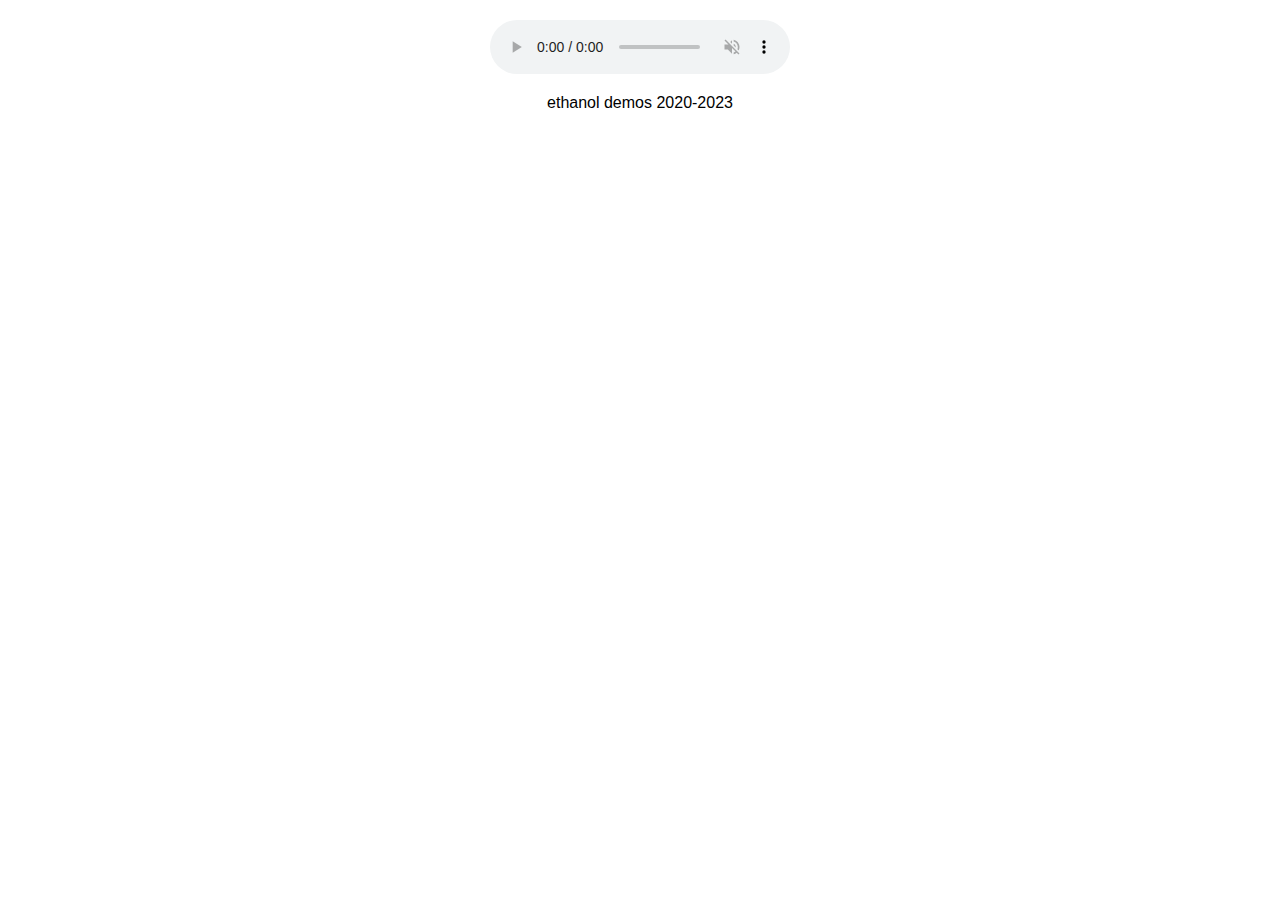
<file: 2023.html>
<!DOCTYPE html>
<html>
<head>
    <title>Ethanol|2020-2023</title>
    <style>
        body {
            font-family: Arial, sans-serif;
            max-width: 600px;
            margin: 0 auto;
            padding: 20px;
            text-align: center;
        }
    </style>
</head>
<body>
    
    <!-- Audio element with muted autoplay -->
    <audio id="timeAudio" controls muted autoplay loop>
        <source src="2023.mp3" type="audio/mpeg">
        Your browser does not support the audio element.
    </audio>
    
    <div id="audioInfo">
        <p>ethanol demos 2020-2023</p>
        <p id="positionInfo"></p>
    </div>

    <script>
        document.addEventListener('DOMContentLoaded', function() {
            const audio = document.getElementById('timeAudio');
            const positionInfo = document.getElementById('positionInfo');
            
            // First, we need to know the duration of the audio
            audio.addEventListener('loadedmetadata', function() {
                const audioDuration = audio.duration; // in seconds
                
                // Get current time since midnight in seconds
                const now = new Date();
                const hours = now.getHours();
                const minutes = now.getMinutes();
                const seconds = now.getSeconds();
                const milliseconds = now.getMilliseconds();
                
                const timeSinceMidnight = (hours * 3600) + (minutes * 60) + seconds + (milliseconds / 1000);
                
                // Calculate starting position using modulus
                const startPosition = timeSinceMidnight % audioDuration;
                
                // Set the audio to start at this position
                audio.currentTime = startPosition;
                
                // Attempt to play (muted autoplay should work)
                const playPromise = audio.play();
                
                if (playPromise !== undefined) {
                    playPromise.catch(e => {
                        console.log("Autoplay prevented:", e);
                        positionInfo.textContent += " | Autoplay blocked - please unmute and click play";
                    });
                }
            });
            
            // Automatically unmute when user interacts with audio controls
            audio.addEventListener('volumechange', function() {
                if (audio.volume > 0) {
                    audio.muted = false;
                }
            });
            
            // Handle cases where audio fails to load
            audio.addEventListener('error', function() {
                positionInfo.textContent = "Error loading audio file. Please check the file path.";
            });
        });
    </script>
</body>
</html>
</file>
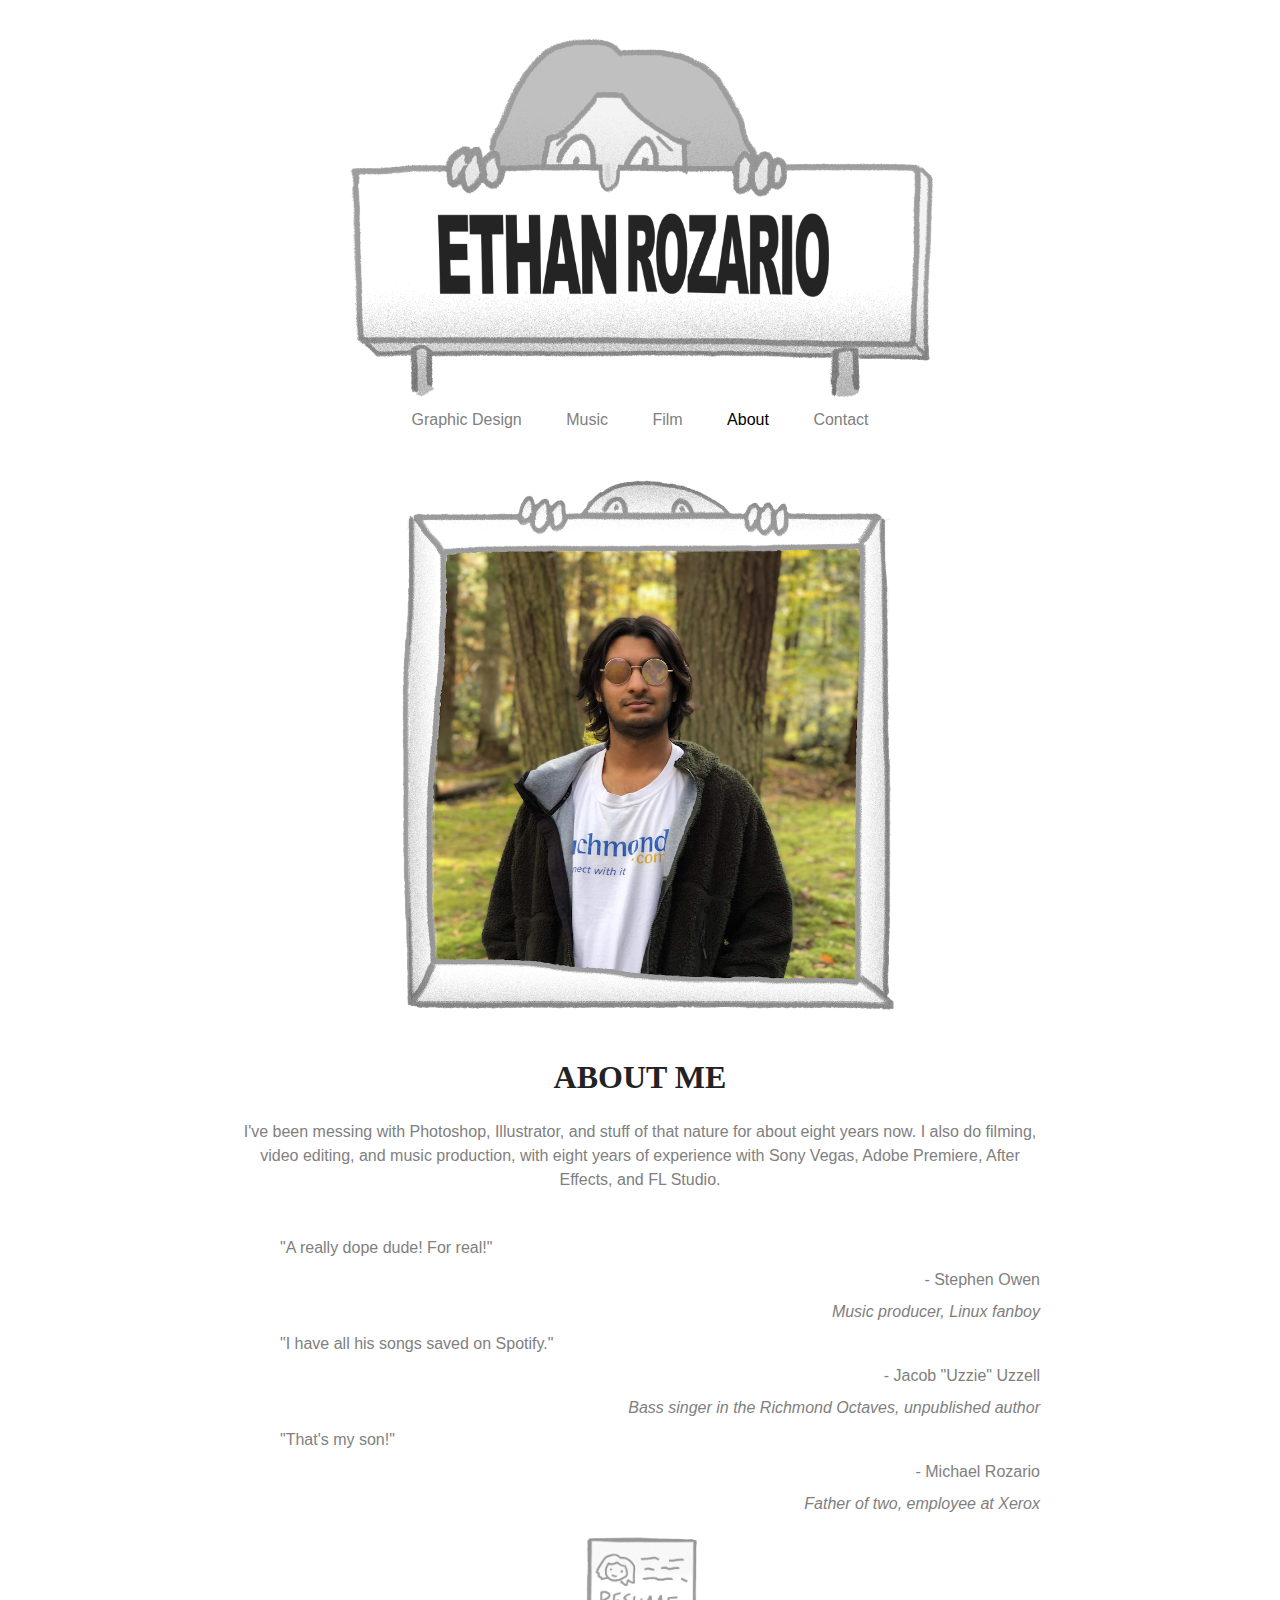
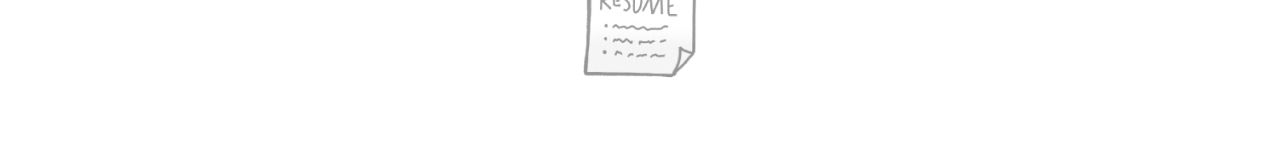
<file: about.html>
<!DOCTYPE html>
<html>
    
    <head>
        <meta charset="utf-8">
        <meta http-equiv="X-UA-Compatible" content="IE=edge">
        <title>About | Ethan Rozario</title>
        <meta name="description" content="The media portfolio of Ethan Rozario.">
        <link rel="stylesheet" href="main.css">
        <style>
        .grid { 
          display: grid;
          grid-template-columns: repeat(auto-fill, minmax(200px, 1fr));
          grid-gap: 10px;
          /*align-items: stretch;*/
          }
        .grid img {
          /*border: 1px solid #ccc;*/
          /*box-shadow: 2px 2px 6px 0px  rgba(0,0,0,0.3);*/
          max-width: 100%;
        }
        .navBar ul {
          list-style-type: none;
          margin: 0;
          padding: 0;
            text-align: center;
        }
        .navBar li {
          display: inline;
            font-family: "Arial";
        }
        .navBar a {
              color: gray;
                text-decoration: none;
        }
        .navBar a:hover {
              color: lightgray;
        }
            .navBar ul li a.activePage {
                color: black;
            }
        </style>
    </head>
    <body>
        
        <center><img src="sitegraphics/headertext.png" style="width:75%"> </center>
        
        <div class="navBar">
        <ul>
          <li><a href="index.html">Graphic Design</a></li>
            <li><a href="music.html">Music</a></li>
            <li><a href="film.html">Film</a></li>
          <li><a href="about.html" class='activePage'>About</a></li>
          <li><a href="contact.html">Contact</a></li>
        </ul>
        </div>
        <p> &nbsp;</p>

        <center> <img height=70% width=70% src="sitegraphics/photobanner.png"></center>
        
        <h1> ABOUT ME </h1>
        <p style="text-align: center; line-height: 1.5"> I've been messing with Photoshop, Illustrator, and stuff of that nature for about eight years now. I also do filming, video editing, and music production, with eight years of experience with Sony Vegas, Adobe Premiere, After Effects, and FL Studio.</p>
        
        <p> &nbsp;</p>
        <ul>
            <li> <p style="text-align: left">"A really dope dude! For real!" </p>
            <p style="text-align: right">- Stephen Owen</p>
                <p style="text-align: right"><i>Music producer, Linux fanboy</i> </p> </li>
            <li> <p style="text-align: left">"I have all his songs saved on Spotify." </p>
            <p style="text-align: right">- Jacob "Uzzie" Uzzell</p>
                <p style="text-align: right"><i>Bass singer in the Richmond Octaves, unpublished author</i> </p> </li>
            <li> <p style="text-align: left">"That's my son!" </p>
            <p style="text-align: right">- Michael Rozario</p>
                <p style="text-align: right"><i>Father of two, employee at Xerox</i> </p> </li>
            
        </ul>
        
        <center> <a href="sitegraphics/rozario_resume2020.pdf"> <img border=0 src="sitegraphics/resume.png" width=20% height=20% alt="Resume"> </a> </center>

    </body>
</html>
</file>
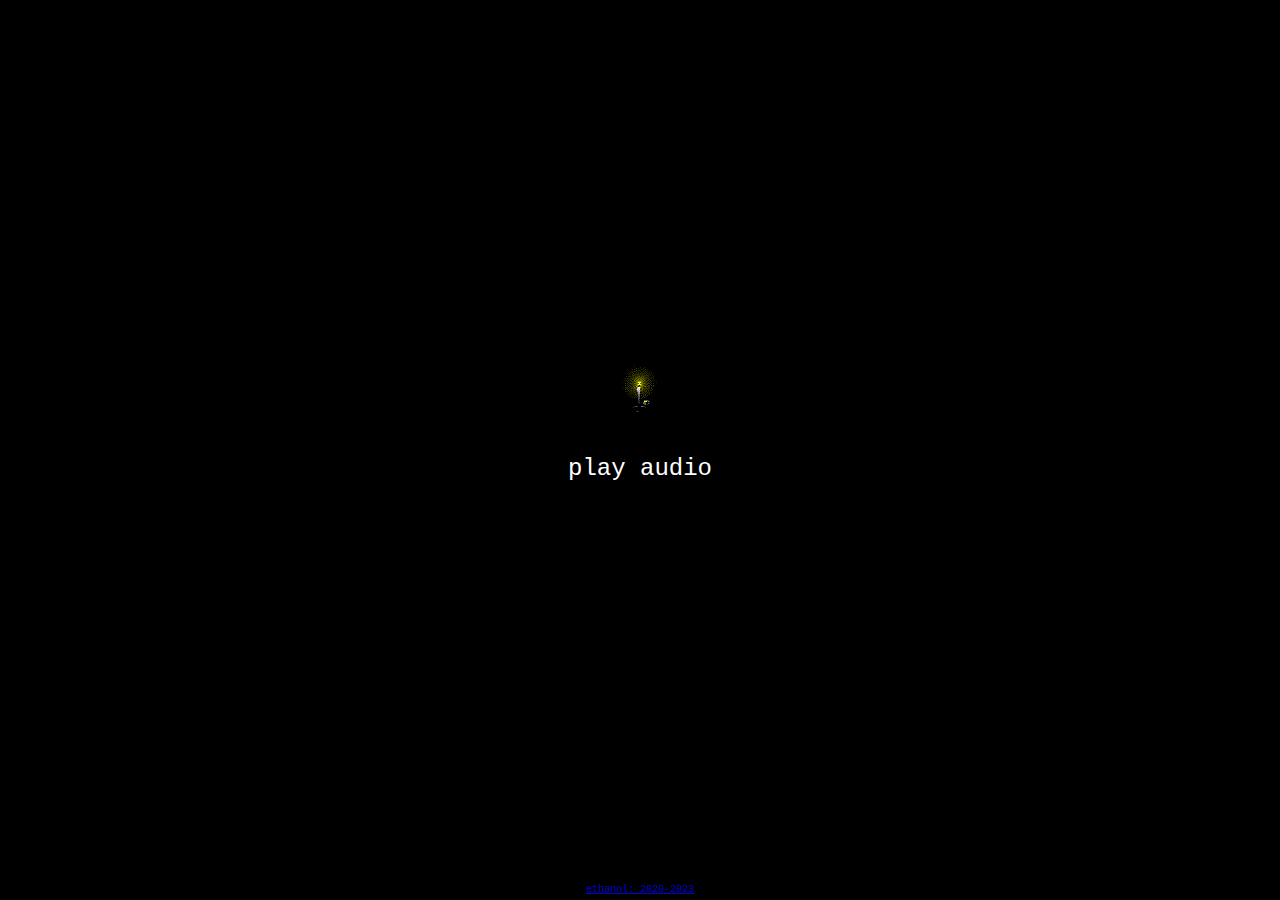
<file: brian.html>
<!DOCTYPE html>
<html>
<head>
    <title>r.i.p. brian wilson</title>
    <meta name="viewport" content="width=device-width, initial-scale=1">
    <style>
        html, body {
            height: 100%;
        }
        html {
            display: table;
            margin: auto;
            width: 100%;
        }
        body {
            display: table-cell;
            vertical-align: middle;
            font-family: "Courier New";
            max-width: 100%;
            margin: 0;
            padding: 0;
            overflow-x: hidden;
            text-align: center;
            background-color: black;
        }
        .center {
            display: block;
            margin-left: auto;
            margin-right: auto;
            max-width: 600px;
        }
        #unmuteBtn {
            padding: 8px 16px;
            background-color: #000;
            color: white;
            border: 1px solid #000;
            border-radius: 4px;
            cursor: pointer;
            font-family: "Courier New";
            font-size: clamp(1rem, 4vw, 1.5rem);
            margin-top: 10px;
            display: none; /* Hidden by default */
        }
        #unmuteBtn:hover {
            background-color: #333;
        }
        #record {
        	width: 50px;
        	display: none;
        }
        #bottom {
        	position: fixed;
        	bottom: 0px;
        	width: 100%;
		    line-height: 2;
		    text-align: center;
		    font-size: 10px;
        }
    </style>
</head>
<body>

    <img src="candle.gif" class="center"> 

    <br>
    
    <!-- Audio element with muted autoplay -->
    <audio id="timeAudio" muted loop>
        <source src="backofmymindloop.mp3" type="audio/mpeg">
        your browser does not support the audio element.
    </audio>

    <!-- Custom unmute button -->
    <button id="unmuteBtn">play audio</button>

    <br>

    <img src="record.gif" id="record">
    
    <div id="audioInfo" class="center">
        <p id="positionInfo"></p>
    </div>

    <div id="bottom"><a href="index.html">ethanol: 2020-2023</a></div>

    <script>
        /*let img = document.createElement("img");
        img.src = "record.gif";*/
        img = document.getElementById('record');

        document.addEventListener('DOMContentLoaded', function() {
            const audio = document.getElementById('timeAudio');
            const unmuteBtn = document.getElementById('unmuteBtn');
            
            // Show unmute button if audio is muted
            if (audio.muted) {
                unmuteBtn.style.display = 'inline-block';
            }
            
            // Handle unmute button click
            unmuteBtn.addEventListener('click', function() {
                audio.muted = false;
                this.style.display = 'none';
                // Try to play in case autoplay was blocked
                audio.play().catch(e => console.log("Play failed:", e));
            });
            
            // First, we need to know the duration of the audio
            audio.addEventListener('loadedmetadata', function() {
                /*const audioDuration = audio.duration; // in seconds
                
                // Get current time since midnight in seconds
                const now = new Date();
                const hours = now.getHours();
                const minutes = now.getMinutes();
                const seconds = now.getSeconds();
                const milliseconds = now.getMilliseconds();
                
                const timeSinceMidnight = (hours * 3600) + (minutes * 60) + seconds + (milliseconds / 1000);
                
                // Calculate starting position using modulus
                const startPosition = timeSinceMidnight % audioDuration;
                
                // Set the audio to start at this position
                audio.currentTime = startPosition;*/
                
                // Attempt to play (muted autoplay should work)
                const playPromise = audio.play();
                
                if (playPromise !== undefined) {
                    playPromise.catch(e => {
                        console.log("Autoplay prevented:", e);
                        positionInfo.textContent += "\nautoplay blocked :-( please click play";
                        unmuteBtn.textContent = "play audio";
                        unmuteBtn.style.display = 'inline-block';
                    });
                }
            });
            
            // Automatically hide unmute button when user unmutes via native controls
            audio.addEventListener('volumechange', function() {
                if (!audio.muted) {
                    unmuteBtn.style.display = 'none';
                    positionInfo.textContent = "";
                    //positionInfo.appendChild(img);
                    record.style.display = 'inline-block';

                }
            });
            
            // Handle cases where audio fails to load
            audio.addEventListener('error', function() {
                positionInfo.textContent = "error loading audio file :-( please check the file path.";
                unmuteBtn.style.display = 'none';
            });
        });
    </script>
</body>
</html>
</file>
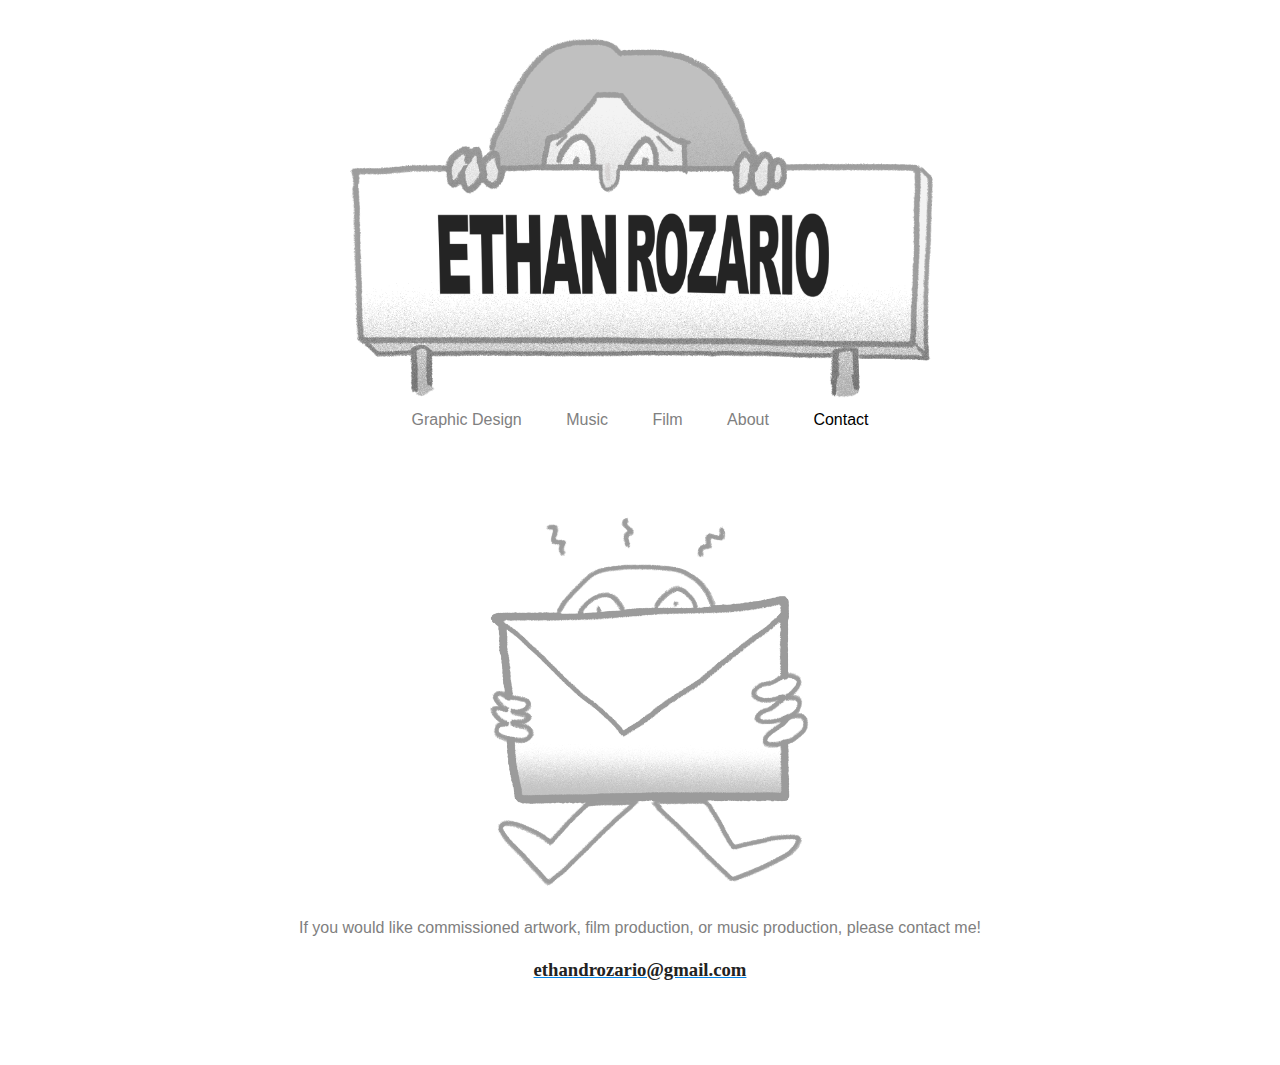
<file: contact.html>
<!DOCTYPE html>
<html>
    
    <head>
        <meta charset="utf-8">
        <meta http-equiv="X-UA-Compatible" content="IE=edge">
        <title>Contact | Ethan Rozario</title>
        <meta name="description" content="The media portfolio of Ethan Rozario.">
        <link rel="stylesheet" href="main.css">
        <style>
        .grid { 
          display: grid;
          grid-template-columns: repeat(auto-fill, minmax(200px, 1fr));
          grid-gap: 10px;
          /*align-items: stretch;*/
          }
        .grid img {
          /*border: 1px solid #ccc;*/
          /*box-shadow: 2px 2px 6px 0px  rgba(0,0,0,0.3);*/
          max-width: 100%;
        }
        </style>
    </head>
    <body>
        
        <center><img src="sitegraphics/headertext.png" style="width:75%"> </center>
        
        <div class="navBar">
        <ul>
          <li><a href="index.html">Graphic Design</a></li>
          <li><a href="music.html">Music</a></li>
            <li><a href="film.html">Film</a></li>
          <li><a href="about.html">About</a></li>
          <li><a href="contact.html" class='activePage'>Contact</a></li>
        </ul>
        </div>
        <p> &nbsp;</p>

        <center> <img width=50% src="sitegraphics/mailicon.png"></center>
        
        <p style="text-align: center; line-height: 1.5;"> If you would like commissioned artwork, film production, or music production, please contact me! </p>
        <a href=mailto:ethandrozario@gmail.com> <h3>ethandrozario@gmail.com</h3> </a>
        
    </body>
</html>
</file>
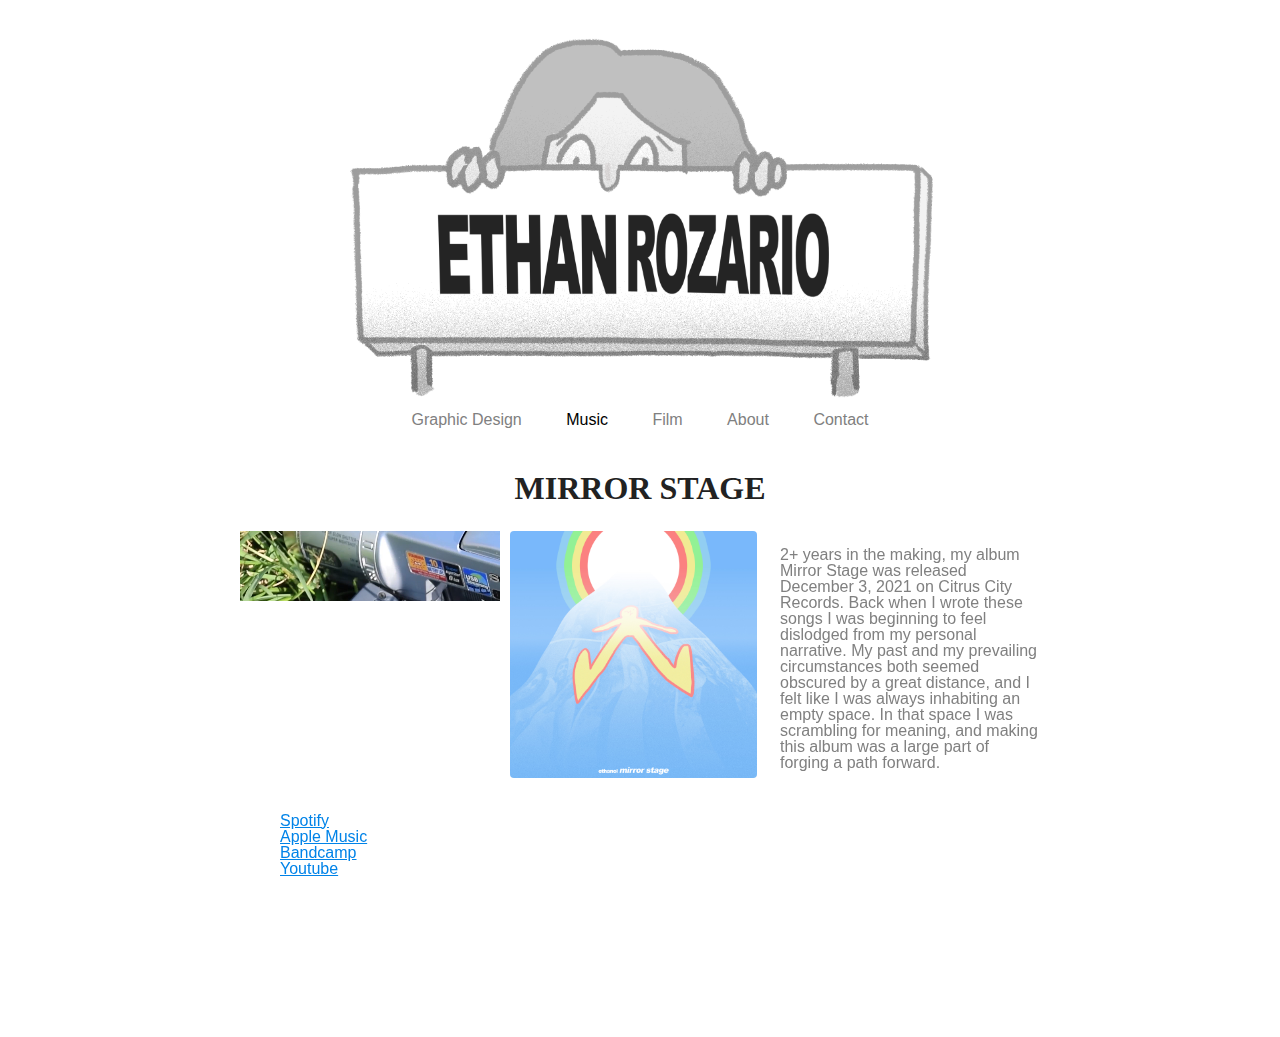
<file: music.html>
<!DOCTYPE html>
<html>
    
    <head>
        <meta charset="utf-8">
        <meta http-equiv="X-UA-Compatible" content="IE=edge">
        <title>Music | Ethan Rozario</title>
        <meta name="description" content="The media portfolio of Ethan Rozario.">
        <link rel="stylesheet" href="main.css">
        <style>
        .grid { 
          display: grid;
          grid-template-columns: repeat(auto-fill, minmax(200px, 1fr));
          grid-gap: 10px;
          /*align-items: stretch;*/
            margin-bottom: 10%;
            
          }
            justify-items: center;
        .grid img {
          /*border: 1px solid #ccc;*/
          /*box-shadow: 2px 2px 6px 0px  rgba(0,0,0,0.3);*/
          max-width: 100%;
        }
        </style>
    </head>
    <body>
        
        <center><img src="sitegraphics/headertext.png" style="width:75%"> </center>
        
        <div class="navBar">
        <ul>
          <li><a href="index.html">Graphic Design</a></li>
            <li><a href="music.html" class='activePage'>Music</a></li>
            <li><a href="film.html">Film</a></li>
          <li><a href="about.html">About</a></li>
          <li><a href="contact.html">Contact</a></li>
        </ul>
        </div>
        
        <!--- <h1>INSTRUMENTALS</h1>
        
        <main class="grid">
            <p> &nbsp;</p>
            
              <iframe width="100%" height="300" scrolling="no" frameborder="no" allow="autoplay" src="https://w.soundcloud.com/player/?url=https%3A//api.soundcloud.com/tracks/250531097&color=%233d3229&auto_play=false&hide_related=false&show_comments=true&show_user=true&show_reposts=false&show_teaser=true&visual=true"></iframe><div style="font-size: 10px; color: #cccccc;line-break: anywhere;word-break: normal;overflow: hidden;white-space: nowrap;text-overflow: ellipsis; font-family: Interstate,Lucida Grande,Lucida Sans Unicode,Lucida Sans,Garuda,Verdana,Tahoma,sans-serif;font-weight: 100;">
            
        </main>
        
        <h1>SONGS</h1>
        
        <main class="grid">
          <iframe width="100%" height="300" scrolling="no" frameborder="no" allow="autoplay" src="https://w.soundcloud.com/player/?url=https%3A//api.soundcloud.com/tracks/617033727&color=%233d3229&auto_play=false&hide_related=false&show_comments=true&show_user=true&show_reposts=false&show_teaser=true&visual=true"></iframe><div style="font-size: 10px; color: #cccccc;line-break: anywhere;word-break: normal;overflow: hidden;white-space: nowrap;text-overflow: ellipsis; font-family: Interstate,Lucida Grande,Lucida Sans Unicode,Lucida Sans,Garuda,Verdana,Tahoma,sans-serif;font-weight: 100;">
            <iframe width="100%" height="300" scrolling="no" frameborder="no" allow="autoplay" src="https://w.soundcloud.com/player/?url=https%3A//api.soundcloud.com/tracks/513093549&color=%233d3229&auto_play=false&hide_related=false&show_comments=true&show_user=true&show_reposts=false&show_teaser=true&visual=true"></iframe><div style="font-size: 10px; color: #cccccc;line-break: anywhere;word-break: normal;overflow: hidden;white-space: nowrap;text-overflow: ellipsis; font-family: Interstate,Lucida Grande,Lucida Sans Unicode,Lucida Sans,Garuda,Verdana,Tahoma,sans-serif;font-weight: 100;"><a href="https://soundcloud.com/ethanolmusic" title="Ethanol" target="_blank" style="color: #cccccc; text-decoration: none;">
        </main>
        
        <h1>AMBIENT PIECES</h1>
        
        <main class="grid">
            <p> &nbsp;</p>
          <iframe width="100%" height="300" scrolling="no" frameborder="no" allow="autoplay" src="https://w.soundcloud.com/player/?url=https%3A//api.soundcloud.com/tracks/217264969&color=%233d3229&auto_play=false&hide_related=false&show_comments=true&show_user=true&show_reposts=false&show_teaser=true&visual=true"></iframe><div style="font-size: 10px; color: #cccccc;line-break: anywhere;word-break: normal;overflow: hidden;white-space: nowrap;text-overflow: ellipsis; font-family: Interstate,Lucida Grande,Lucida Sans Unicode,Lucida Sans,Garuda,Verdana,Tahoma,sans-serif;font-weight: 100;">
            <iframe width="100%" height="300" scrolling="no" frameborder="no" allow="autoplay" src="https://w.soundcloud.com/player/?url=https%3A//api.soundcloud.com/tracks/248251742&color=%233d3229&auto_play=false&hide_related=false&show_comments=true&show_user=true&show_reposts=false&show_teaser=true&visual=true"></iframe><div style="font-size: 10px; color: #cccccc;line-break: anywhere;word-break: normal;overflow: hidden;white-space: nowrap;text-overflow: ellipsis; font-family: Interstate,Lucida Grande,Lucida Sans Unicode,Lucida Sans,Garuda,Verdana,Tahoma,sans-serif;font-weight: 100;">
        </main> --->
        
        <h1>MIRROR STAGE</h1>
        
        <main class="grid">
             <video width="100%" autoplay muted loop>
                  <source src="sitegraphics/mirrorstage_website.mp4" type="video/mp4">
                </video>
            <img src="albumart/mirror%20stage%20from%20the%20sun%20with%20man%202.jpg" alt="Mirror Stage Cover">
            <p> 2+ years in the making, my album Mirror Stage was released December 3, 2021 on Citrus City Records. Back when I wrote these songs I was beginning to feel dislodged from my personal narrative. My past and my prevailing circumstances both seemed obscured by a great distance, and I felt like I was always inhabiting an empty space. In that space I was scrambling for meaning, and making this album was a large part of forging a path forward.</p>
            <ul>
              <li><a href="https://open.spotify.com/album/0MyqoFTxwWdh1wHQ8JGVpP?si=UJZyZiqDTUiAGjr8zXeD3w">Spotify</a></li>
              <li><a href="https://music.apple.com/us/album/mirror-stage/1600335320">Apple Music</a></li>
              <li><a href="https://citruscityrecords.bandcamp.com/album/mirror-stage">Bandcamp</a></li>
              <li><a href="https://www.youtube.com/playlist?list=OLAK5uy_nZQ3oQn7y1YtM9BWdJMlcz_fJUbdS9HcI">Youtube</a></li>  
            </ul>
        </main>
        
    </body>
</html>
</file>
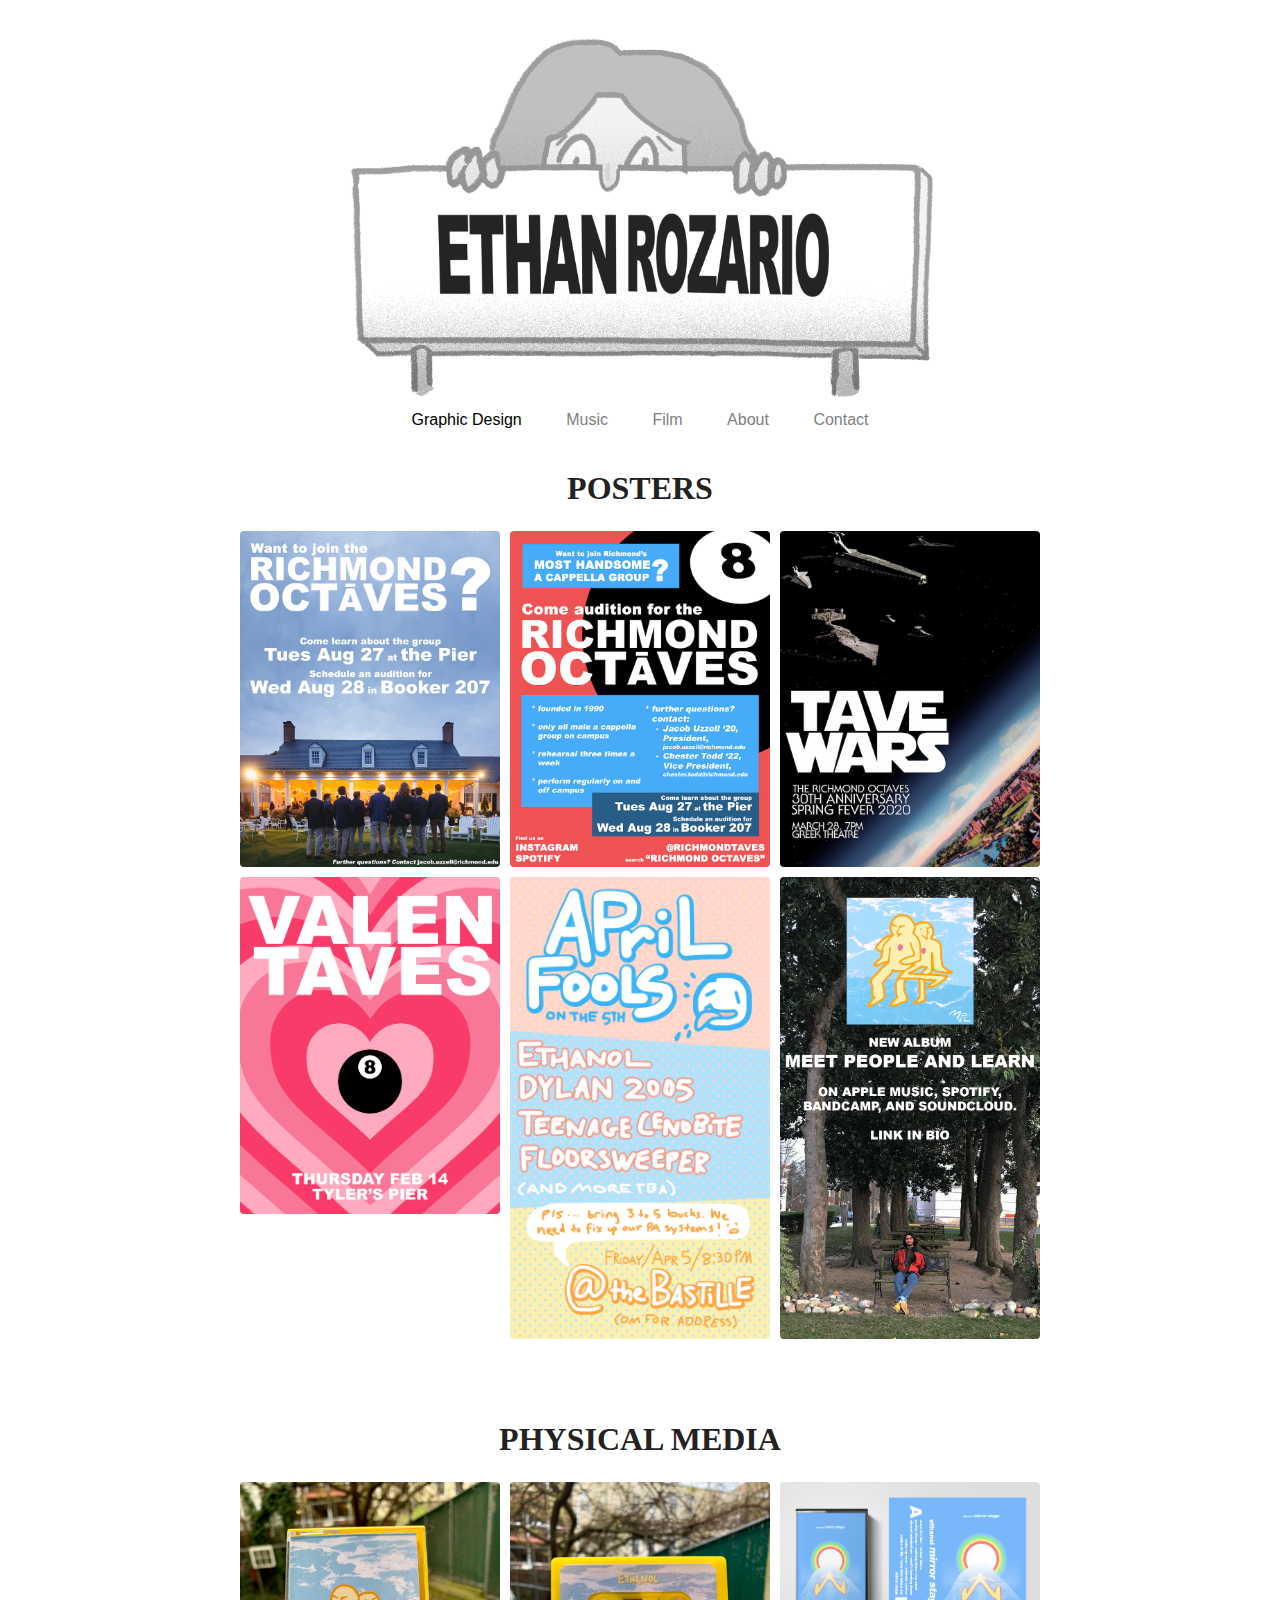
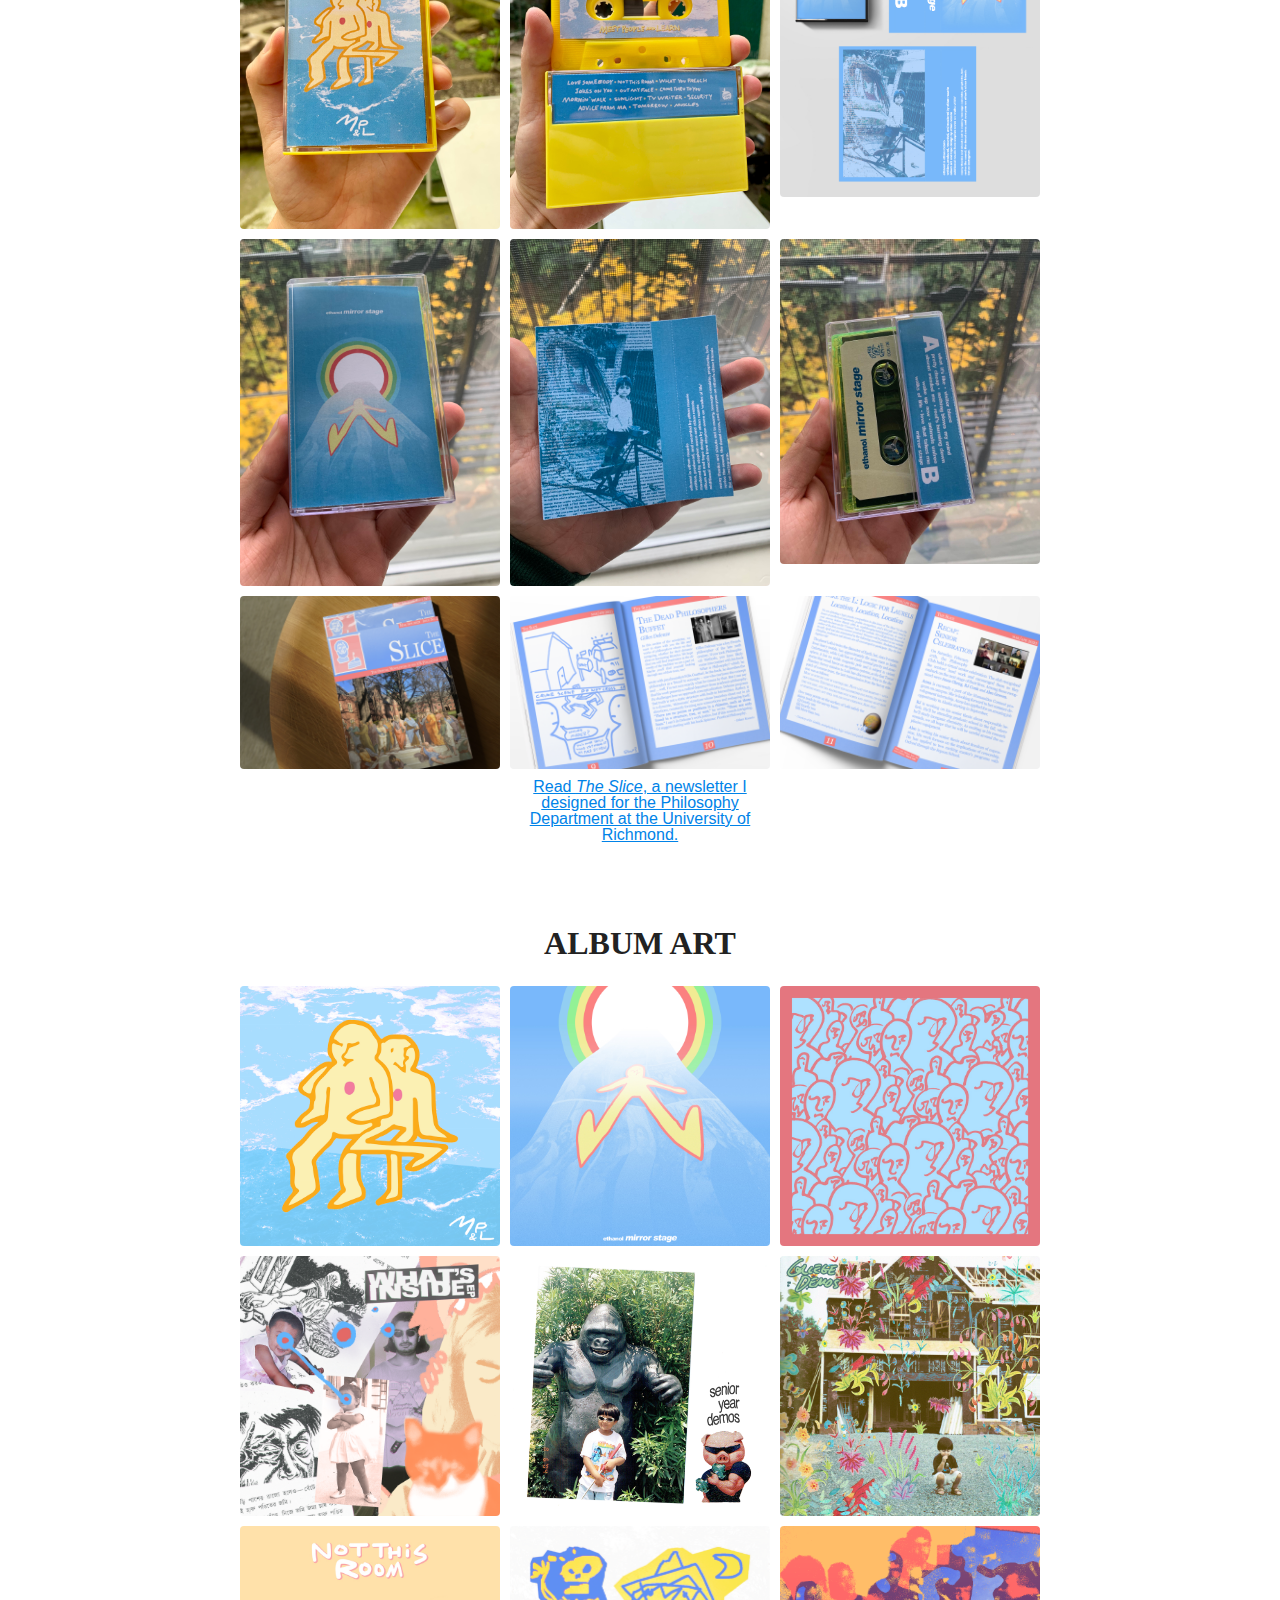
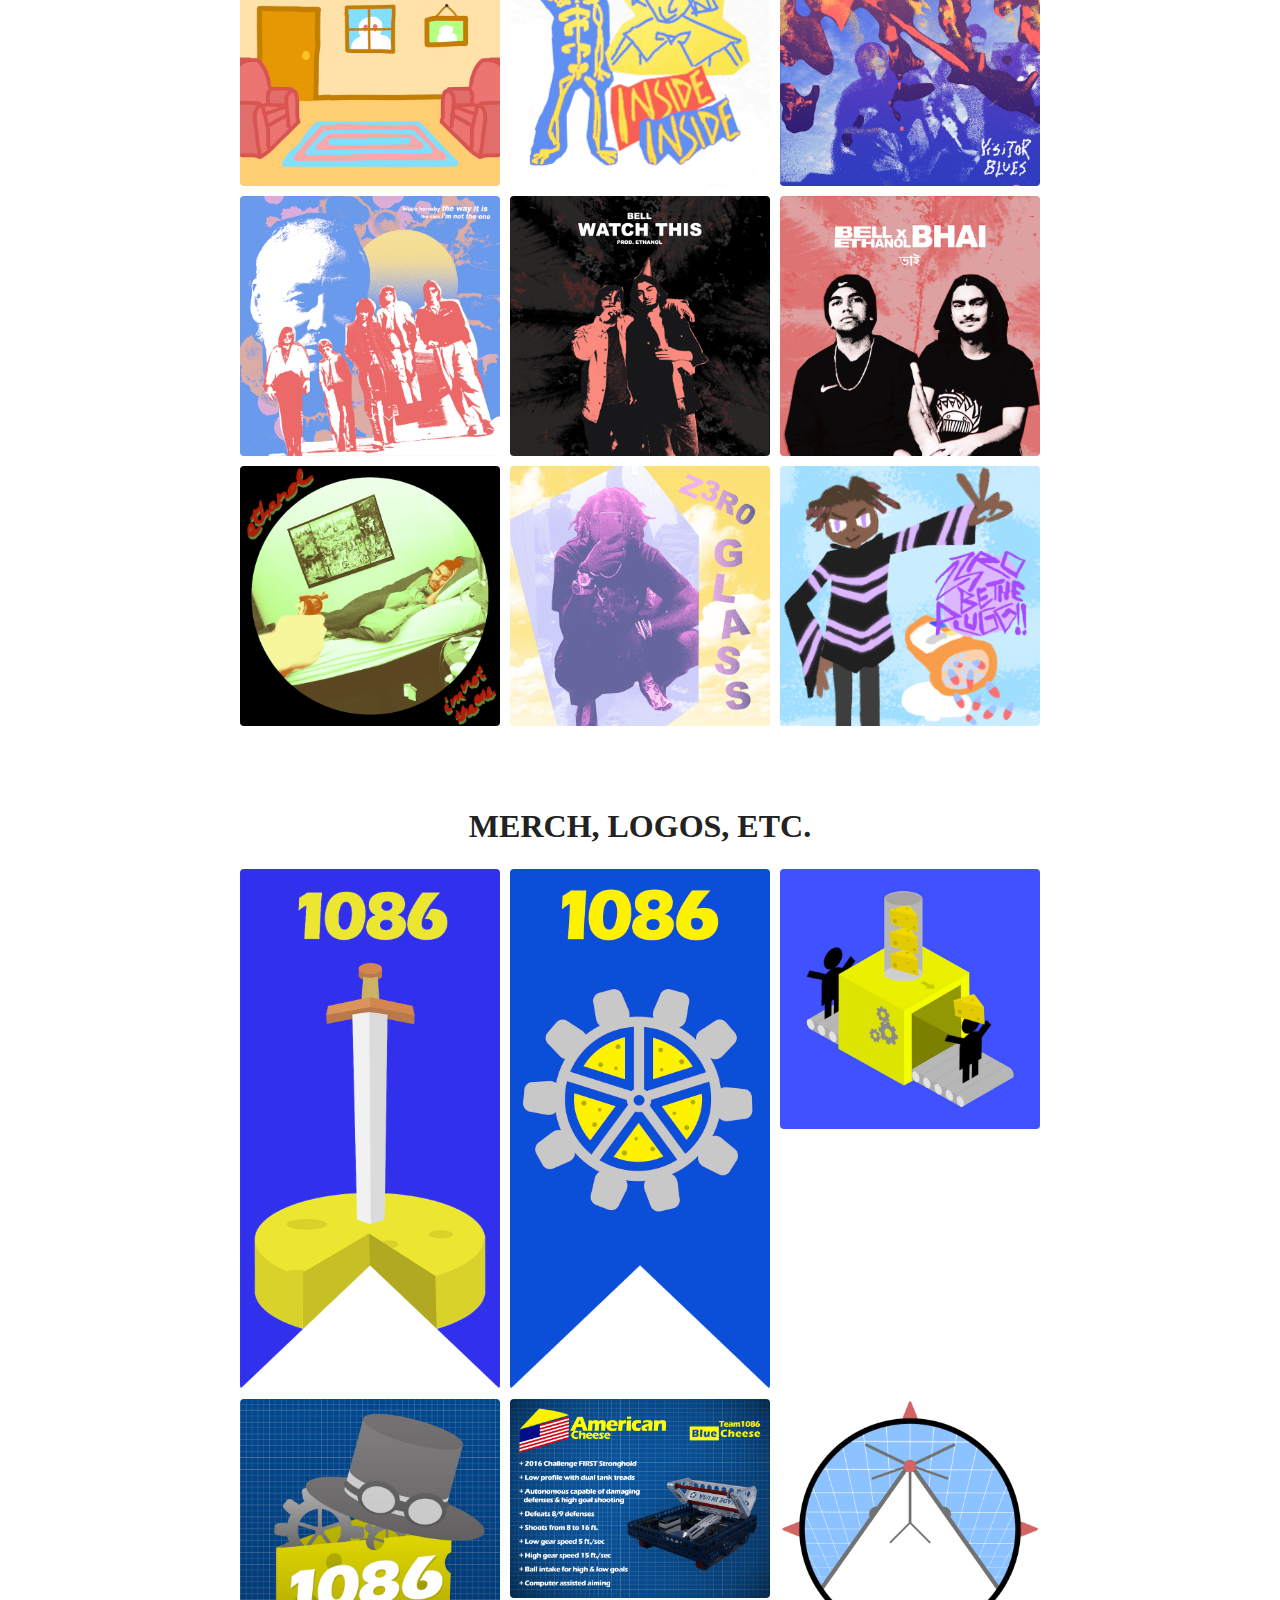
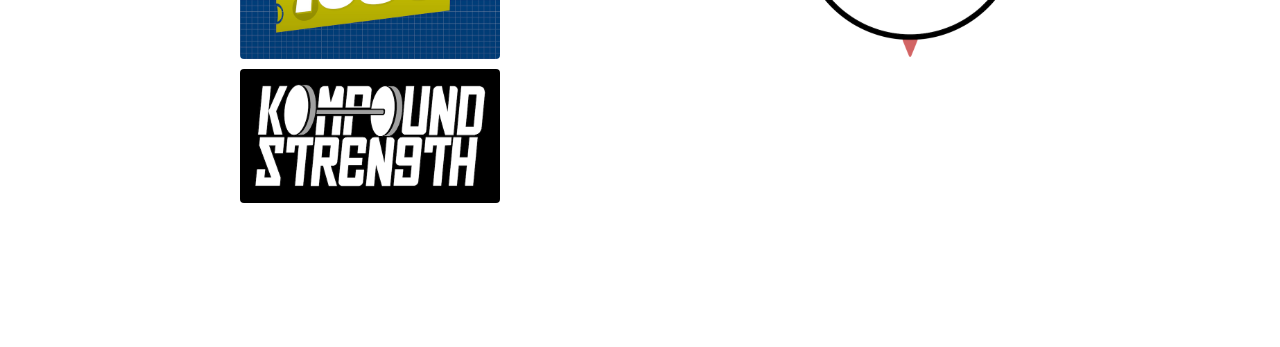
<file: oldHome.html>
<!DOCTYPE html>
<html>
    
    <head>
        <meta charset="utf-8">
        <meta http-equiv="X-UA-Compatible" content="IE=edge">
        <title>Graphic Design | Ethan Rozario</title>
        <meta name="description" content="The media portfolio of Ethan Rozario.">
        <link rel="stylesheet" href="main.css">
        <style>
        .grid { 
          display: grid;
          grid-template-columns: repeat(auto-fill, minmax(200px, 1fr));
          grid-gap: 10px;
          /*align-items: stretch;*/
            margin-bottom: 10%;
          }
        .grid img {
          /*border: 1px solid #ccc;*/
          /*box-shadow: 2px 2px 6px 0px  rgba(0,0,0,0.3);*/
          max-width: 100%;
            transition:transform 0.25s ease;
        }
        .grid > img:hover {
            -webkit-transform:scale(2.0); /* or some other value */
            transform:scale(2.0);
        }
        a {
            
        }
        </style>
    </head>
    <body>
        
        <center><img src="sitegraphics/headertext.png" style="width:75%"> </center>
        
        <div class="navBar">
        <ul>
          <li><a href="index.html" class='activePage'>Graphic Design</a></li>
            <li><a href="music.html">Music</a></li>
            <li><a href="film.html">Film</a></li>
          <li><a href="about.html">About</a></li>
          <li><a href="contact.html">Contact</a></li>
        </ul>
        </div>
        
        <h1>POSTERS</h1>
        
        <main class="grid">
          <img src="posters/octaves%20audition%20poster%20simplified.jpg" alt="Octaves Simple Audition Poster">
          <img src="posters/octaves%20audition%20poster%202.jpg" alt="Octaves Full Audition Poster">
          <img src="posters/taves%20wars%20poster%203.jpg" alt="Octaves Tave Wars Poster">
          <img src="posters/TAVES%20VALENTINES%20POSTER.png" alt="Octaves Valentines Poster">
          <img src="posters/april%20fools%20on%20the%205th%20poster%20V2.png" alt="April Fools on the 5th Concert Poster">
          <img src="posters/mpl%20promo%20mobile.png" alt="MP&L Promo">    
        </main>
       
        <h1>PHYSICAL MEDIA</h1>
        
        <main class="grid">
          <img src="physical/mplphysical1.JPG" alt="Meet People & Learn cassette exterior">
          <img src="physical/mplphysical2.JPG" alt="Meet People & Learn cassette interior">
          <img src="physical/mirrorstagephysical.png" alt="Mirror Stage cassette mockup">
          <img src="physical/mirrortape1.JPEG" alt="Mirror Stage Tape cover">
          <img src="physical/mirrortape2.JPEG" alt="Mirror Stage Tape interior">
          <img src="physical/mirrortape3.JPG" alt="Mirror Stage Tape back">            
          <img src="physical/newsletterphysical0.png" alt="Cover for UR Philosophy Club newsletter">
          <img src="physical/newsletterphysical1.png" alt="Pages designed for UR Philosophy Club newsletter">
          <img src="physical/newsletterphysical2.png" alt="More pages designed for UR Philosophy Club newsletter">
          <p> </p>
          <center><a href="sitegraphics/TheSlice_MarchApril.pdf"> Read <i> The Slice</i>, a newsletter I designed for the Philosophy Department at the University of Richmond.</a></center>
          <p> </p>
        </main>

        
        <h1>ALBUM ART</h1>
        
        <main class="grid">
          <img src="albumart/mpl%20text%20drawn.png" alt="MP&L Cover">
          <img src="albumart/mirror%20stage%20from%20the%20sun%20with%20man%202.jpg" alt="Mirror Stage Cover">
            <img src="albumart/sides%20of%20myself%20or%20meet%20people%20and%20learn.jpg" alt="MP&L Alt. Cover">
            <img src="albumart/whatsinsidecollage3.png" alt="Ethanol - What's Inside EP Cover">
            <img src="albumart/senior%20year%20demos.jpg" alt="Senior Year Demos Cover">
            <img src="albumart/college%20demos.jpg" alt="College Demos Cover">
            <img src="albumart/not%20this%20room.jpg" alt="Not This Room (Single Cover)">
            <img src="albumart/inside%20inside%20scan%202.png" alt="Ethanol - Inside Inside (Single Cover)">
            <img src="albumart/visitor%20blues%20cover%205.png" alt="Visitor Blues (Single Cover)">
            <img src="albumart/the%20way%20it%20is%20im%20not%20the%20one%202.png" alt="The Way It Is / I'm Not the One Cover">
            <img src="albumart/WATCH%20THIS%20COVER.png" alt="Bell - Watch This (Single Cover)">
            <img src="albumart/bell%20potential%20cover%204.png" alt="Bell x Ethanol - BHAI">
            <img src="albumart/im%20not%20the%20one.png" alt="Ethanol - I'm Not the One (Single Cover)">
            <img src="albumart/zeroglass.png" alt="Z3r0 - Glass (Single Cover)">
            <img src="albumart/z3r0resize.png" alt="Z3r0 - Z3r0 Be the Plugg!! (EP Cover)">
        </main>
        
        <h1>MERCH, LOGOS, ETC.</h1>
        
        <main class="grid">
          <img src="merchetc/standardResized.png" alt="Blue Cheese Sword Banner">
            <img src="merchetc/standardFixed.png" alt="Blue Cheese Gear Banner">
            <img src="merchetc/the%20cheese%20machine.jpg" alt="Blue Cheese Factory Logo">
            <img src="merchetc/fedex2.jpg" alt="Blue Cheese Steampunk Logo">
            <img src="merchetc/ScoutCard3.jpg" alt="Blue Cheese Bot Card">
            <img src="merchetc/rat%20driving%20logo.png" alt="Rodent Navigation Lab Logo">
            <img src="merchetc/KOMPOUND%20STRENGTH%202.png" alt="Kompound Strength Logo">
        </main>
        
    </body>
</html>
</file>
<file: main.css>
html {
    background: #fff;
    /*background-image: linear-gradient(270deg, rgb(230, 233, 233) 0%, rgb(216, 221, 221) 100%);*/
    -webkit-font-smoothing: antialiased;
}

body {
    background: #fff;
    /*box-shadow: 0 0 2px rgba(0, 0, 0, 0.06);*/
    color: #fff;
    font-family: "Arial", Arial, sans-serif;
    font-size: 16px;
    line-height: 1;
    margin: 0 auto;
    max-width: 800px;
    padding: 2em 2em 4em;
}
        .navBar ul {
          list-style-type: none;
          margin: 0;
          padding: 0;
            text-align: center;
            margin-bottom: 5%;

        }
        .navBar li {
          display: inline;
          font-family: "Arial";
            padding: 20px;
        }
        .navBar a {
              color: gray;
                text-decoration: none;
        }
        .navBar a:hover {
              color: lightgray;
        }
        .navBar ul li a.activePage {
            color: black;
        }        

h1, h2, h3, h4, h5, h6 {
    color: #222;
    font-family: "Arial Black";
    font-weight: 600;
    line-height: 1.3;
    text-align: center;
}

h2 {
    margin-top: 1.3em;
}

a {
    color: #0083e8;
}

b, strong {
    font-weight: 600;
}

samp {
    display: none;
}

p {
    color: grey;
}

img {
    /*animation: colorize 2s cubic-bezier(0, 0, .78, .36) 1;*/
    background: transparent;
    border-radius: 4px;
    display: block;
    /*margin: 1.3em auto;*/
    max-width: 95%;
}

@keyframes colorize {
    0% {
        -webkit-filter: grayscale(100%);
        filter: grayscale(100%);
    }
    100% {
        -webkit-filter: grayscale(0%);
        filter: grayscale(0%);
    }
}
</file>
